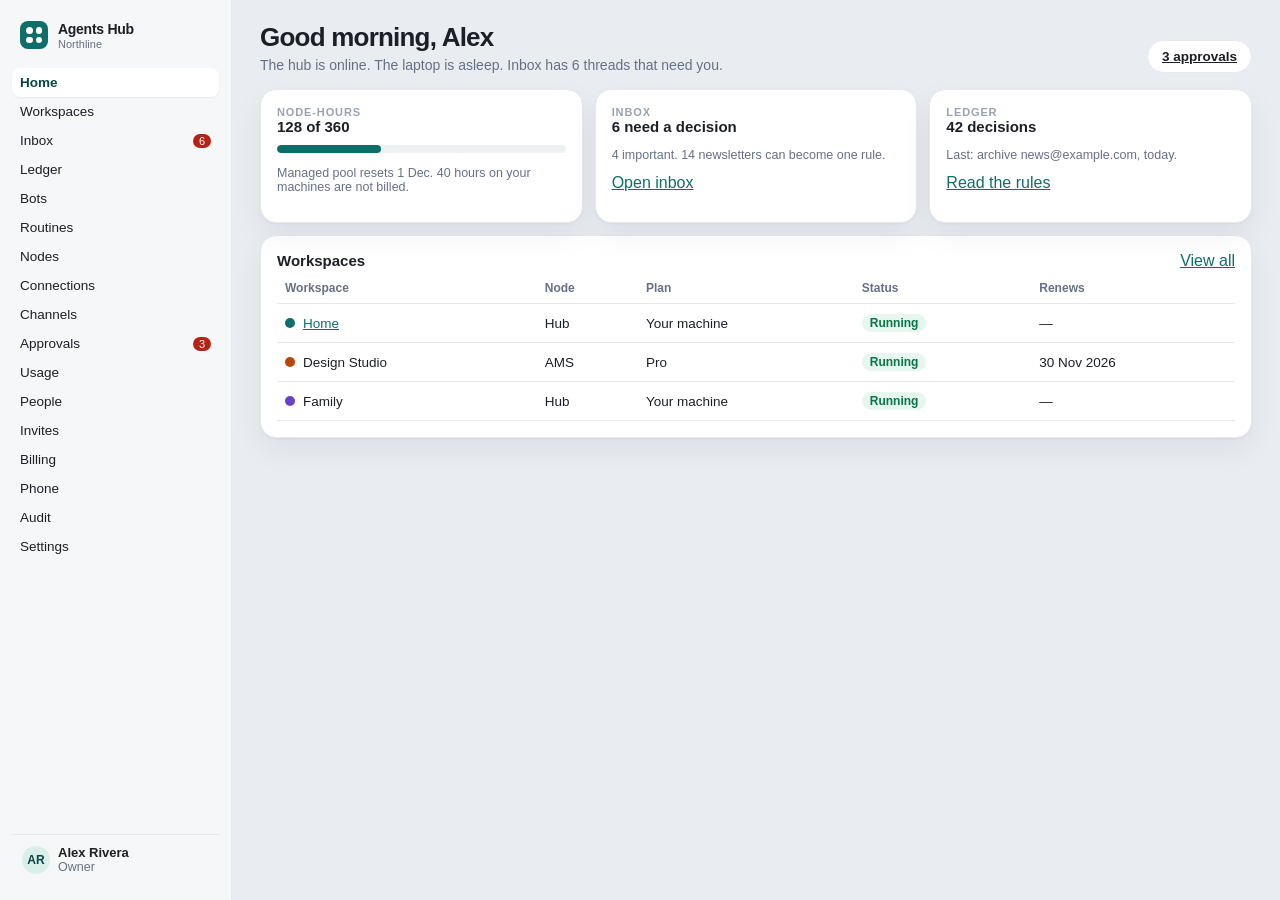
<file: docs/product/06-prototype/index.html>
<!doctype html>
<html lang="en">
<head>
  <meta charset="utf-8" />
  <title>Agents Hub</title>
  <link rel="stylesheet" href="styles.css" />
</head>
<body>
  <div id="app"></div>
  <script src="app.js"></script>
</body>
</html>
</file>
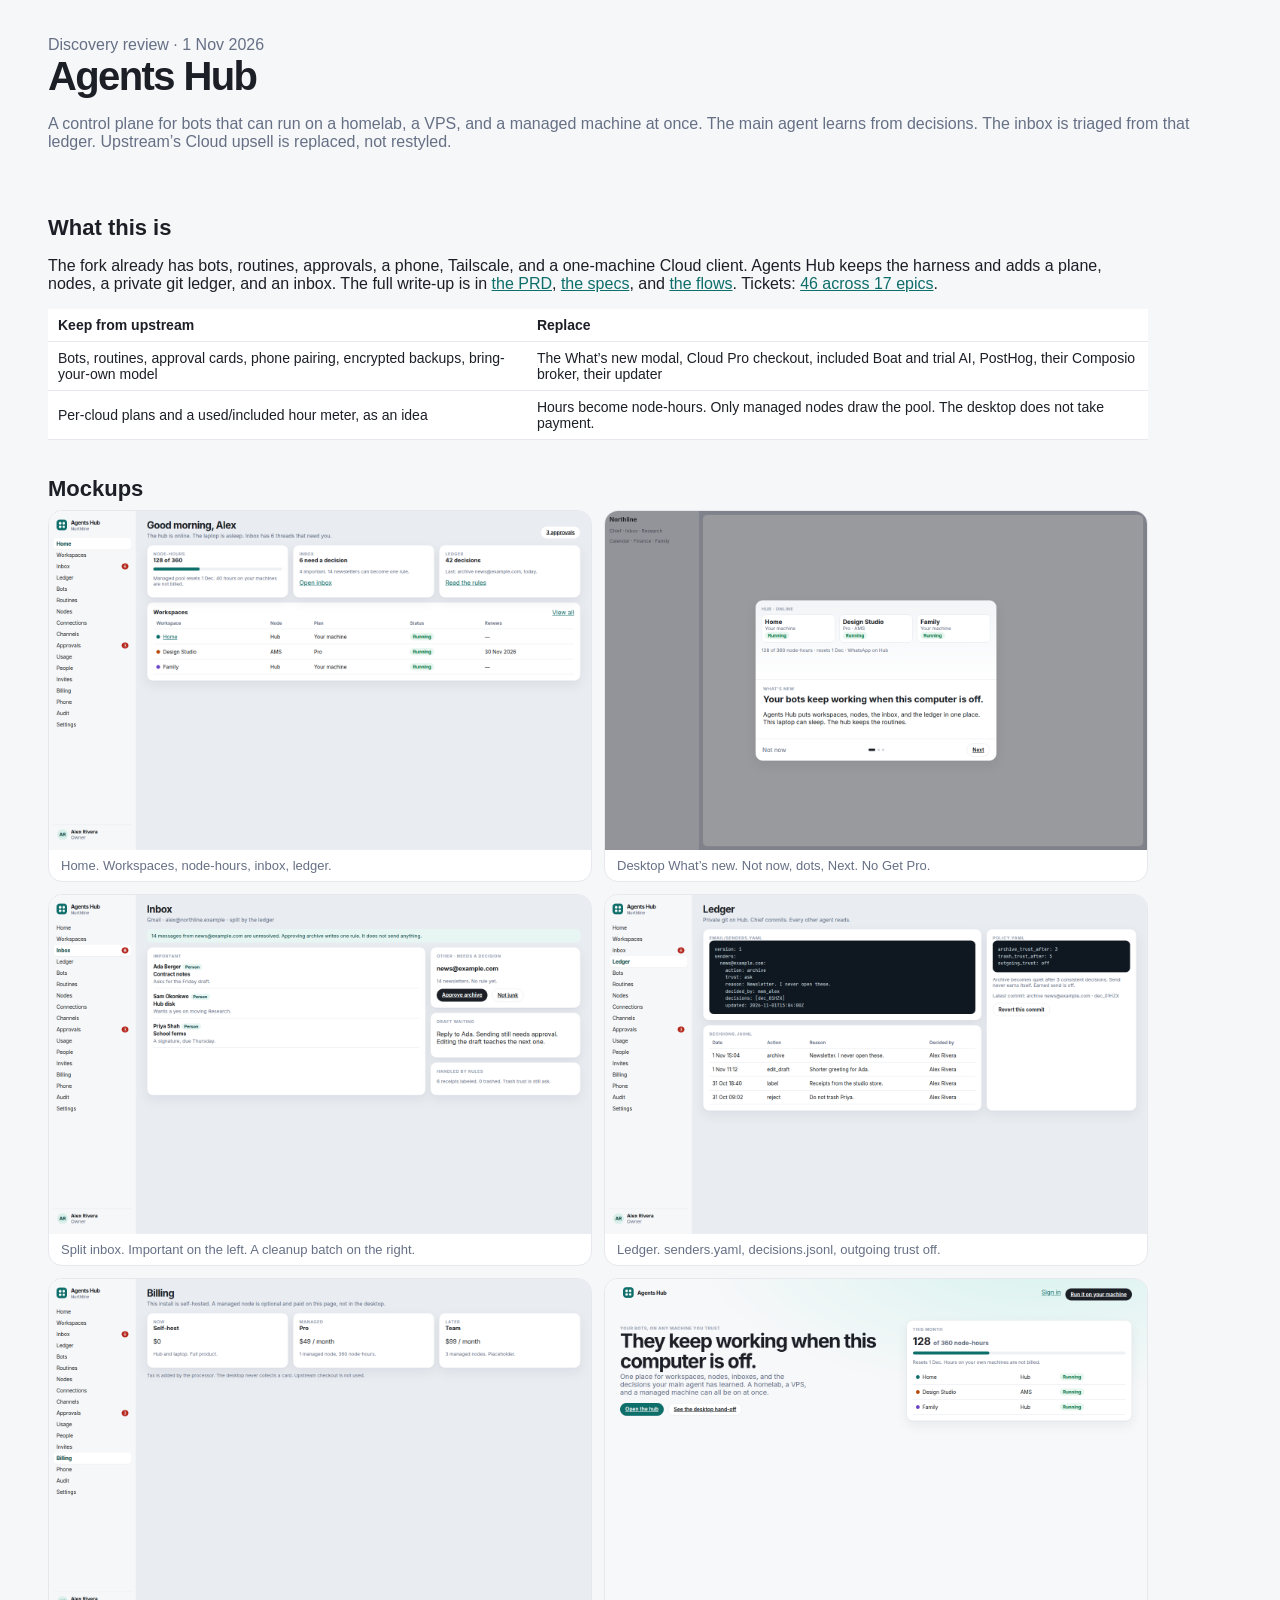
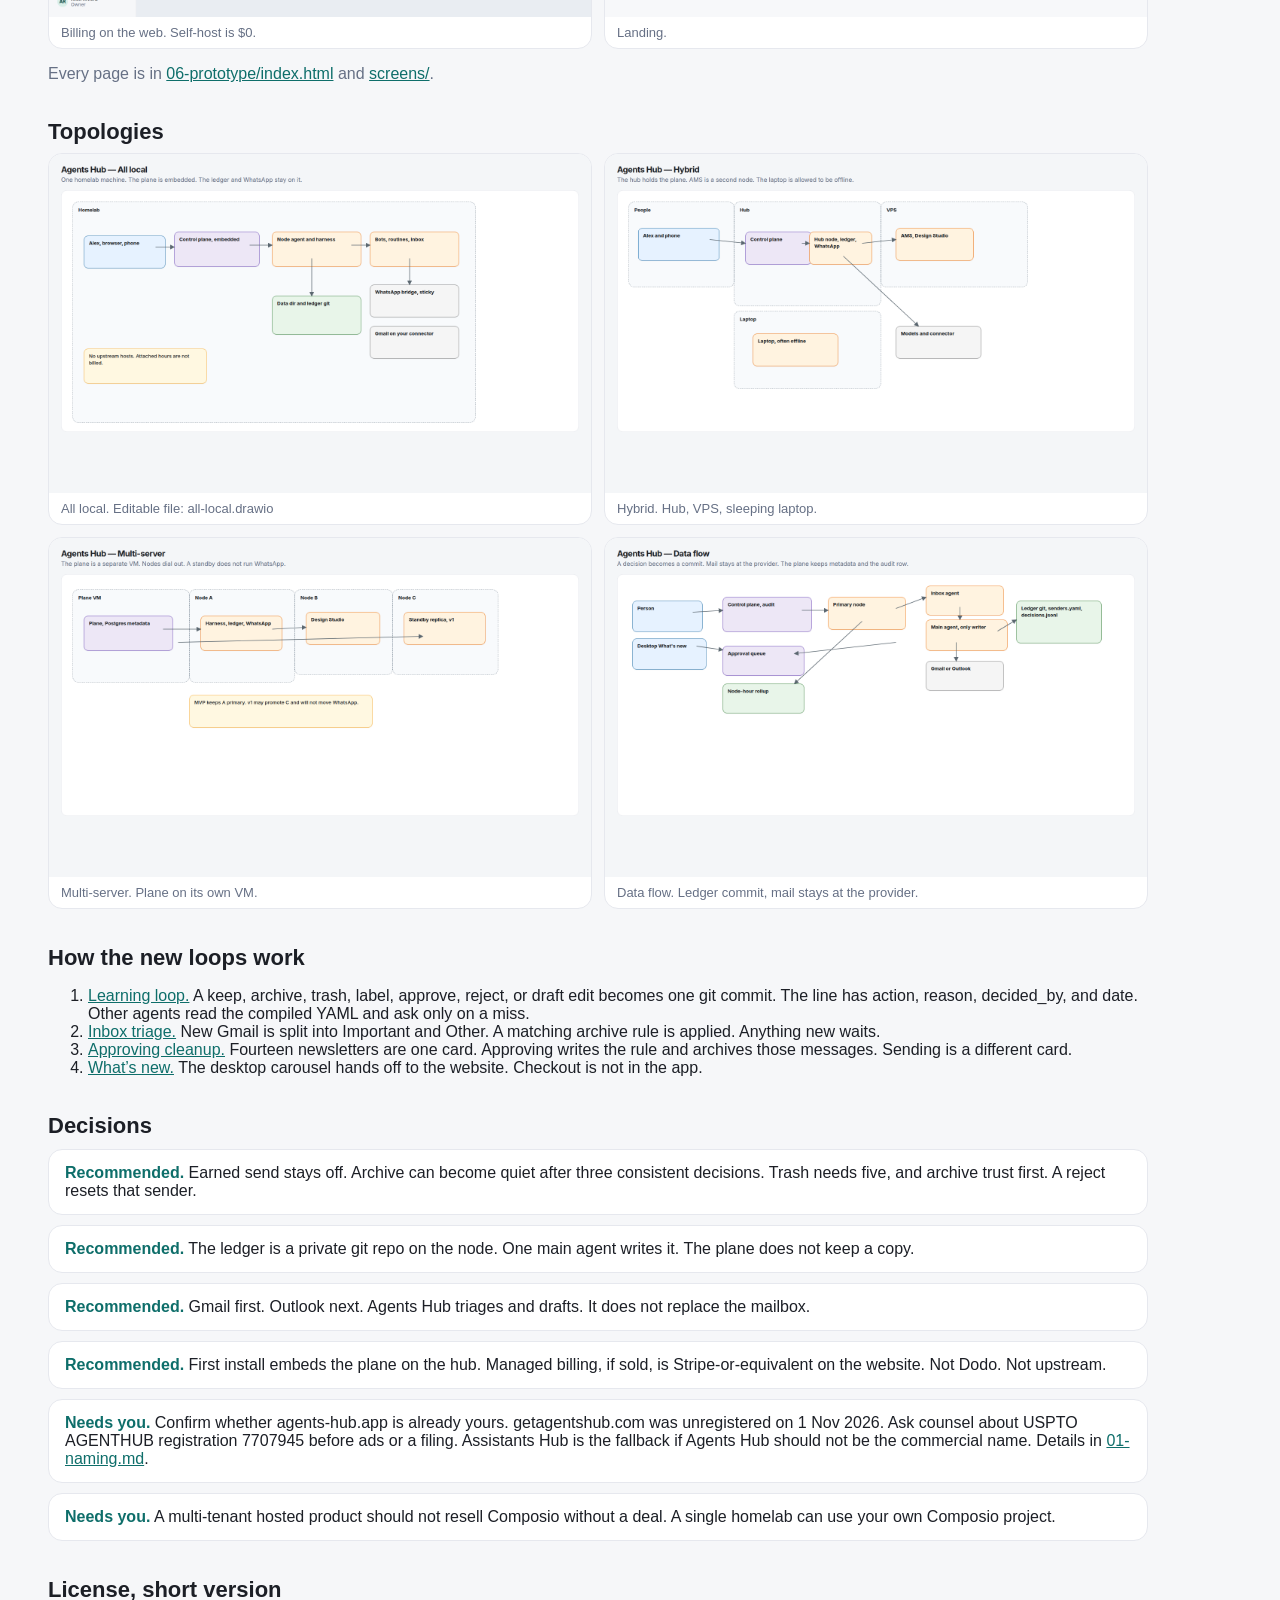
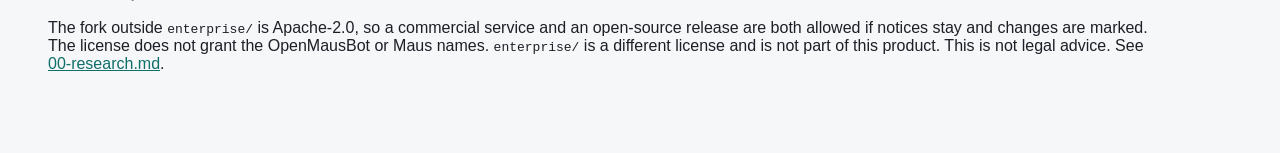
<file: docs/product/discussion.html>
<!doctype html>
<html lang="en">
<head>
  <meta charset="utf-8" />
  <title>Agents Hub — review</title>
  <style>
    :root { --ink:#1c1f26; --muted:#667085; --line:#e6e8ee; --teal:#0e6e6a; --bg:#f6f7f9; }
    body { margin:0; font-family: Inter, "Segoe UI", sans-serif; color:var(--ink); background:var(--bg); }
    header { padding:36px 48px 12px; }
    h1 { font-size:40px; letter-spacing:-.04em; margin:0; }
    h2 { margin:36px 0 8px; font-size:22px; }
    main { padding:0 48px 64px; max-width:1100px; }
    .muted { color:var(--muted); }
    .grid { display:grid; grid-template-columns:1fr 1fr; gap:12px; }
    figure { margin:0; background:#fff; border:1px solid var(--line); border-radius:14px; overflow:hidden; }
    img { width:100%; display:block; }
    figcaption { padding:8px 12px; font-size:13px; color:var(--muted); }
    .q { background:#fff; border:1px solid var(--line); border-radius:14px; padding:14px 16px; margin:10px 0; }
    .q b { color:var(--teal); }
    a { color:var(--teal); }
    table { width:100%; border-collapse:collapse; background:#fff; }
    th, td { text-align:left; padding:8px 10px; border-bottom:1px solid var(--line); font-size:14px; }
  </style>
</head>
<body>
  <header>
    <div class="muted">Discovery review · 1 Nov 2026</div>
    <h1>Agents Hub</h1>
    <p class="muted">A control plane for bots that can run on a homelab, a VPS, and a managed machine at once. The main agent learns from decisions. The inbox is triaged from that ledger. Upstream’s Cloud upsell is replaced, not restyled.</p>
  </header>
  <main>
    <h2>What this is</h2>
    <p>The fork already has bots, routines, approvals, a phone, Tailscale, and a one-machine Cloud client. Agents Hub keeps the harness and adds a plane, nodes, a private git ledger, and an inbox. The full write-up is in <a href="02-prd.md">the PRD</a>, <a href="03-specs/README.md">the specs</a>, and <a href="04-flows/README.md">the flows</a>. Tickets: <a href="07-tickets/tickets.md">46 across 17 epics</a>.</p>
    <table>
      <tr><th>Keep from upstream</th><th>Replace</th></tr>
      <tr><td>Bots, routines, approval cards, phone pairing, encrypted backups, bring-your-own model</td><td>The What’s new modal, Cloud Pro checkout, included Boat and trial AI, PostHog, their Composio broker, their updater</td></tr>
      <tr><td>Per-cloud plans and a used/included hour meter, as an idea</td><td>Hours become node-hours. Only managed nodes draw the pool. The desktop does not take payment.</td></tr>
    </table>

    <h2>Mockups</h2>
    <div class="grid">
      <figure><img src="06-prototype/screens/home.png" alt="Home" /><figcaption>Home. Workspaces, node-hours, inbox, ledger.</figcaption></figure>
      <figure><img src="06-prototype/screens/whatsnew.png" alt="What's new" /><figcaption>Desktop What’s new. Not now, dots, Next. No Get Pro.</figcaption></figure>
      <figure><img src="06-prototype/screens/inbox.png" alt="Inbox" /><figcaption>Split inbox. Important on the left. A cleanup batch on the right.</figcaption></figure>
      <figure><img src="06-prototype/screens/ledger.png" alt="Ledger" /><figcaption>Ledger. senders.yaml, decisions.jsonl, outgoing trust off.</figcaption></figure>
      <figure><img src="06-prototype/screens/billing.png" alt="Billing" /><figcaption>Billing on the web. Self-host is $0.</figcaption></figure>
      <figure><img src="06-prototype/screens/landing.png" alt="Landing" /><figcaption>Landing.</figcaption></figure>
    </div>
    <p class="muted">Every page is in <a href="06-prototype/index.html">06-prototype/index.html</a> and <a href="06-prototype/screens/">screens/</a>.</p>

    <h2>Topologies</h2>
    <div class="grid">
      <figure><img src="05-architecture/all-local.png" alt="All local" /><figcaption>All local. Editable file: all-local.drawio</figcaption></figure>
      <figure><img src="05-architecture/hybrid.png" alt="Hybrid" /><figcaption>Hybrid. Hub, VPS, sleeping laptop.</figcaption></figure>
      <figure><img src="05-architecture/multi-server.png" alt="Multi-server" /><figcaption>Multi-server. Plane on its own VM.</figcaption></figure>
      <figure><img src="05-architecture/data-flow.png" alt="Data flow" /><figcaption>Data flow. Ledger commit, mail stays at the provider.</figcaption></figure>
    </div>

    <h2>How the new loops work</h2>
    <ol>
      <li><a href="04-flows/learning-loop.md">Learning loop.</a> A keep, archive, trash, label, approve, reject, or draft edit becomes one git commit. The line has action, reason, decided_by, and date. Other agents read the compiled YAML and ask only on a miss.</li>
      <li><a href="04-flows/inbox-triage.md">Inbox triage.</a> New Gmail is split into Important and Other. A matching archive rule is applied. Anything new waits.</li>
      <li><a href="04-flows/approving-cleanup.md">Approving cleanup.</a> Fourteen newsletters are one card. Approving writes the rule and archives those messages. Sending is a different card.</li>
      <li><a href="04-flows/whats-new.md">What’s new.</a> The desktop carousel hands off to the website. Checkout is not in the app.</li>
    </ol>

    <h2>Decisions</h2>
    <div class="q"><b>Recommended.</b> Earned send stays off. Archive can become quiet after three consistent decisions. Trash needs five, and archive trust first. A reject resets that sender.</div>
    <div class="q"><b>Recommended.</b> The ledger is a private git repo on the node. One main agent writes it. The plane does not keep a copy.</div>
    <div class="q"><b>Recommended.</b> Gmail first. Outlook next. Agents Hub triages and drafts. It does not replace the mailbox.</div>
    <div class="q"><b>Recommended.</b> First install embeds the plane on the hub. Managed billing, if sold, is Stripe-or-equivalent on the website. Not Dodo. Not upstream.</div>
    <div class="q"><b>Needs you.</b> Confirm whether agents-hub.app is already yours. getagentshub.com was unregistered on 1 Nov 2026. Ask counsel about USPTO AGENTHUB registration 7707945 before ads or a filing. Assistants Hub is the fallback if Agents Hub should not be the commercial name. Details in <a href="01-naming.md">01-naming.md</a>.</div>
    <div class="q"><b>Needs you.</b> A multi-tenant hosted product should not resell Composio without a deal. A single homelab can use your own Composio project.</div>

    <h2>License, short version</h2>
    <p>The fork outside <code>enterprise/</code> is Apache-2.0, so a commercial service and an open-source release are both allowed if notices stay and changes are marked. The license does not grant the OpenMausBot or Maus names. <code>enterprise/</code> is a different license and is not part of this product. This is not legal advice. See <a href="00-research.md">00-research.md</a>.</p>
  </main>
</body>
</html>
</file>
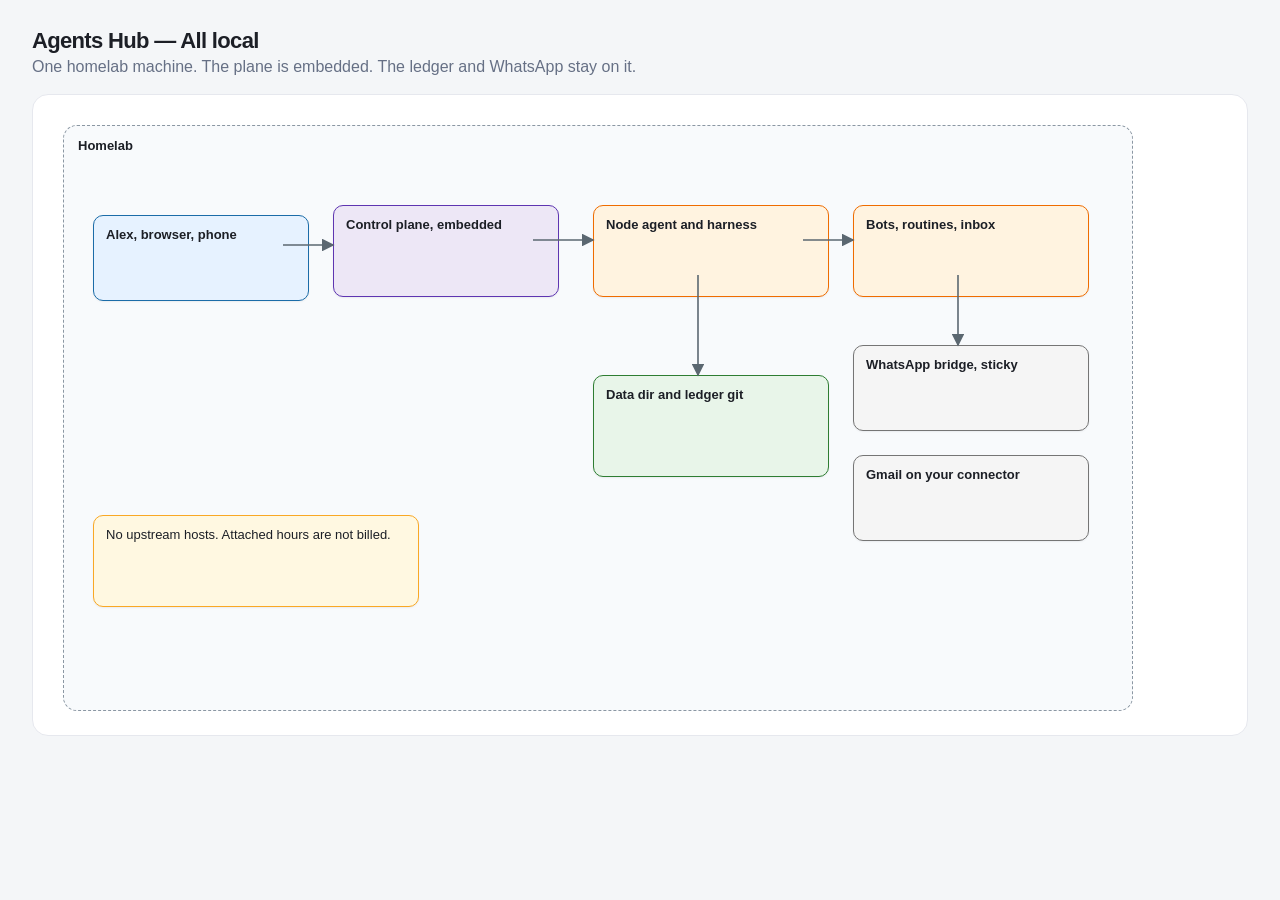
<file: docs/product/05-architecture/all-local.html>
<!doctype html><html><head><meta charset="utf-8"><style>
body { margin:0; font-family: Inter, sans-serif; background:#f4f6f8; color:#1c1f26; }
.wrap { padding:28px 32px; }
h1 { margin:0 0 4px; font-size:22px; letter-spacing:-.03em; }
p.lead { margin:0 0 18px; color:#667085; }
.board { position:relative; height:640px; background:#fff; border:1px solid #e6e8ee; border-radius:16px; }
.g { position:absolute; border:1.5px dashed #8b97a3; background:#f8fafc; border-radius:14px; padding:12px 14px; }
.g b { display:block; font-size:13px; margin-bottom:8px; }
.box { position:absolute; border-radius:10px; padding:10px 12px; font-size:13px; font-weight:650; line-height:1.35; box-shadow:0 1px 2px rgba(16,24,40,.06); }
.user { background:#e6f2ff; border:1px solid #1b6ca8; }
.plane { background:#ede7f6; border:1px solid #5e35b1; }
.node { background:#fff3e0; border:1px solid #ef6c00; }
.data { background:#e8f5e9; border:1px solid #2e7d32; }
.ext { background:#f5f5f5; border:1px solid #757575; }
.note { background:#fff8e1; border:1px solid #f9a825; font-weight:500; }
svg.arrows { position:absolute; inset:0; width:100%; height:100%; pointer-events:none; }
</style></head><body>
    <div class="wrap"><h1>Agents Hub — All local</h1><p class="lead">One homelab machine. The plane is embedded. The ledger and WhatsApp stay on it.</p>
    <div class="board"><div class="g" style="left:30px;top:30px;width:1040px;height:560px"><b>Homelab</b></div><div class="box user" style="left:60px;top:120px;width:190px;height:64px">Alex, browser, phone</div><div class="box plane" style="left:300px;top:110px;width:200px;height:70px">Control plane, embedded</div><div class="box node" style="left:560px;top:110px;width:210px;height:70px">Node agent and harness</div><div class="box node" style="left:820px;top:110px;width:210px;height:70px">Bots, routines, inbox</div><div class="box data" style="left:560px;top:280px;width:210px;height:80px">Data dir and ledger git</div><div class="box ext" style="left:820px;top:250px;width:210px;height:64px">WhatsApp bridge, sticky</div><div class="box ext" style="left:820px;top:360px;width:210px;height:64px">Gmail on your connector</div><div class="box note" style="left:60px;top:420px;width:300px;height:70px">No upstream hosts. Attached hours are not billed.</div>
      <svg class="arrows"><defs><marker id="arr" markerWidth="8" markerHeight="8" refX="7" refY="4" orient="auto"><path d="M0,0 L8,4 L0,8 Z" fill="#5B6770"/></marker></defs><line x1="250" y1="150" x2="300" y2="150" stroke="#5B6770" stroke-width="1.6" marker-end="url(#arr)"/><line x1="500" y1="145" x2="560" y2="145" stroke="#5B6770" stroke-width="1.6" marker-end="url(#arr)"/><line x1="770" y1="145" x2="820" y2="145" stroke="#5B6770" stroke-width="1.6" marker-end="url(#arr)"/><line x1="665" y1="180" x2="665" y2="280" stroke="#5B6770" stroke-width="1.6" marker-end="url(#arr)"/><line x1="925" y1="180" x2="925" y2="250" stroke="#5B6770" stroke-width="1.6" marker-end="url(#arr)"/></svg>
    </div></div></body></html>
</file>
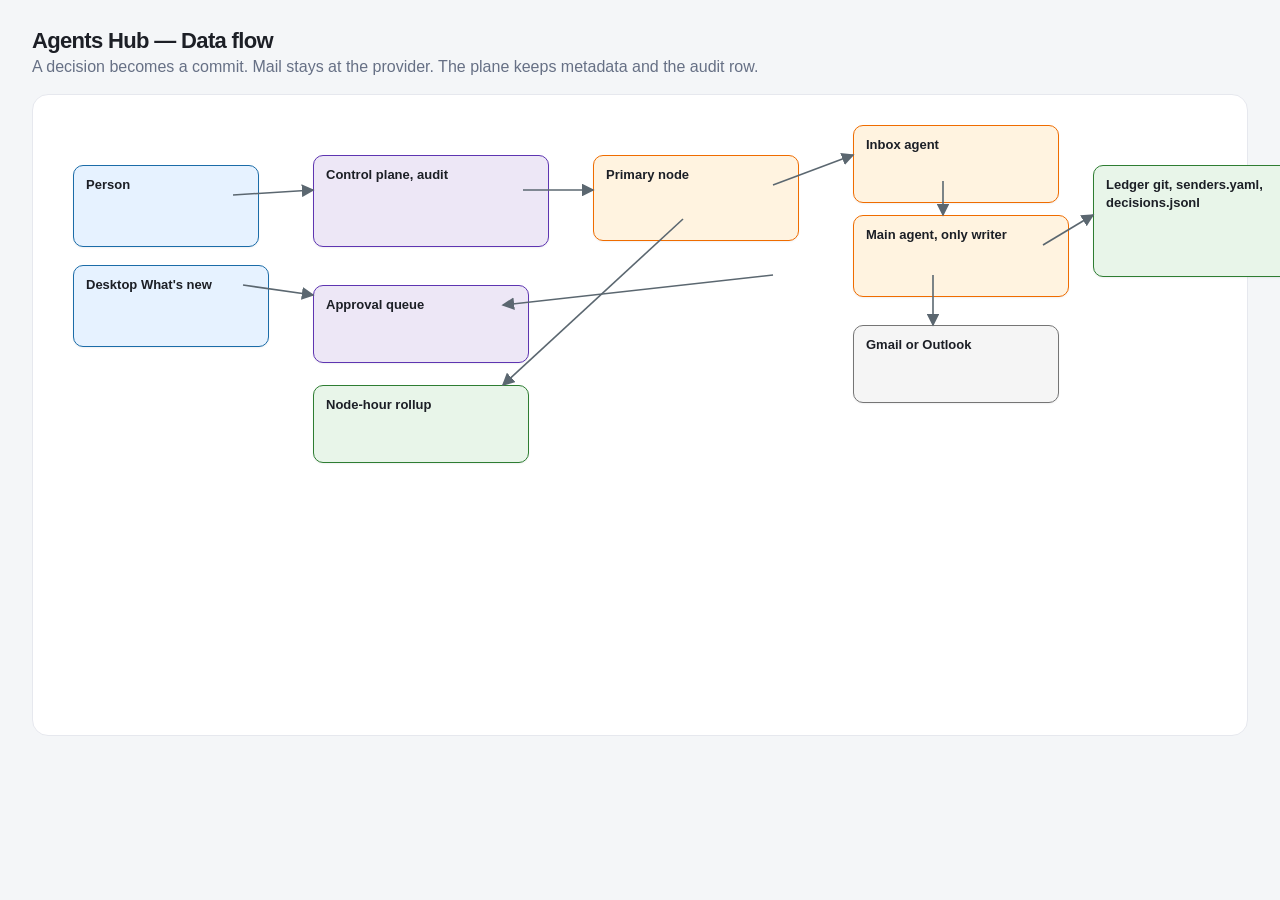
<file: docs/product/05-architecture/data-flow.html>
<!doctype html><html><head><meta charset="utf-8"><style>
body { margin:0; font-family: Inter, sans-serif; background:#f4f6f8; color:#1c1f26; }
.wrap { padding:28px 32px; }
h1 { margin:0 0 4px; font-size:22px; letter-spacing:-.03em; }
p.lead { margin:0 0 18px; color:#667085; }
.board { position:relative; height:640px; background:#fff; border:1px solid #e6e8ee; border-radius:16px; }
.g { position:absolute; border:1.5px dashed #8b97a3; background:#f8fafc; border-radius:14px; padding:12px 14px; }
.g b { display:block; font-size:13px; margin-bottom:8px; }
.box { position:absolute; border-radius:10px; padding:10px 12px; font-size:13px; font-weight:650; line-height:1.35; box-shadow:0 1px 2px rgba(16,24,40,.06); }
.user { background:#e6f2ff; border:1px solid #1b6ca8; }
.plane { background:#ede7f6; border:1px solid #5e35b1; }
.node { background:#fff3e0; border:1px solid #ef6c00; }
.data { background:#e8f5e9; border:1px solid #2e7d32; }
.ext { background:#f5f5f5; border:1px solid #757575; }
.note { background:#fff8e1; border:1px solid #f9a825; font-weight:500; }
svg.arrows { position:absolute; inset:0; width:100%; height:100%; pointer-events:none; }
</style></head><body>
    <div class="wrap"><h1>Agents Hub — Data flow</h1><p class="lead">A decision becomes a commit. Mail stays at the provider. The plane keeps metadata and the audit row.</p>
    <div class="board"><div class="box user" style="left:40px;top:70px;width:160px;height:60px">Person</div><div class="box user" style="left:40px;top:170px;width:170px;height:60px">Desktop What's new</div><div class="box plane" style="left:280px;top:60px;width:210px;height:70px">Control plane, audit</div><div class="box node" style="left:560px;top:60px;width:180px;height:64px">Primary node</div><div class="box node" style="left:820px;top:30px;width:180px;height:56px">Inbox agent</div><div class="box node" style="left:820px;top:120px;width:190px;height:60px">Main agent, only writer</div><div class="box data" style="left:1060px;top:70px;width:200px;height:90px">Ledger git, senders.yaml, decisions.jsonl</div><div class="box ext" style="left:820px;top:230px;width:180px;height:56px">Gmail or Outlook</div><div class="box plane" style="left:280px;top:190px;width:190px;height:56px">Approval queue</div><div class="box data" style="left:280px;top:290px;width:190px;height:56px">Node-hour rollup</div>
      <svg class="arrows"><defs><marker id="arr" markerWidth="8" markerHeight="8" refX="7" refY="4" orient="auto"><path d="M0,0 L8,4 L0,8 Z" fill="#5B6770"/></marker></defs><line x1="200" y1="100" x2="280" y2="95" stroke="#5B6770" stroke-width="1.6" marker-end="url(#arr)"/><line x1="210" y1="190" x2="280" y2="200" stroke="#5B6770" stroke-width="1.6" marker-end="url(#arr)"/><line x1="490" y1="95" x2="560" y2="95" stroke="#5B6770" stroke-width="1.6" marker-end="url(#arr)"/><line x1="740" y1="90" x2="820" y2="60" stroke="#5B6770" stroke-width="1.6" marker-end="url(#arr)"/><line x1="910" y1="86" x2="910" y2="120" stroke="#5B6770" stroke-width="1.6" marker-end="url(#arr)"/><line x1="1010" y1="150" x2="1060" y2="120" stroke="#5B6770" stroke-width="1.6" marker-end="url(#arr)"/><line x1="900" y1="180" x2="900" y2="230" stroke="#5B6770" stroke-width="1.6" marker-end="url(#arr)"/><line x1="740" y1="180" x2="470" y2="210" stroke="#5B6770" stroke-width="1.6" marker-end="url(#arr)"/><line x1="650" y1="124" x2="470" y2="290" stroke="#5B6770" stroke-width="1.6" marker-end="url(#arr)"/></svg>
    </div></div></body></html>
</file>
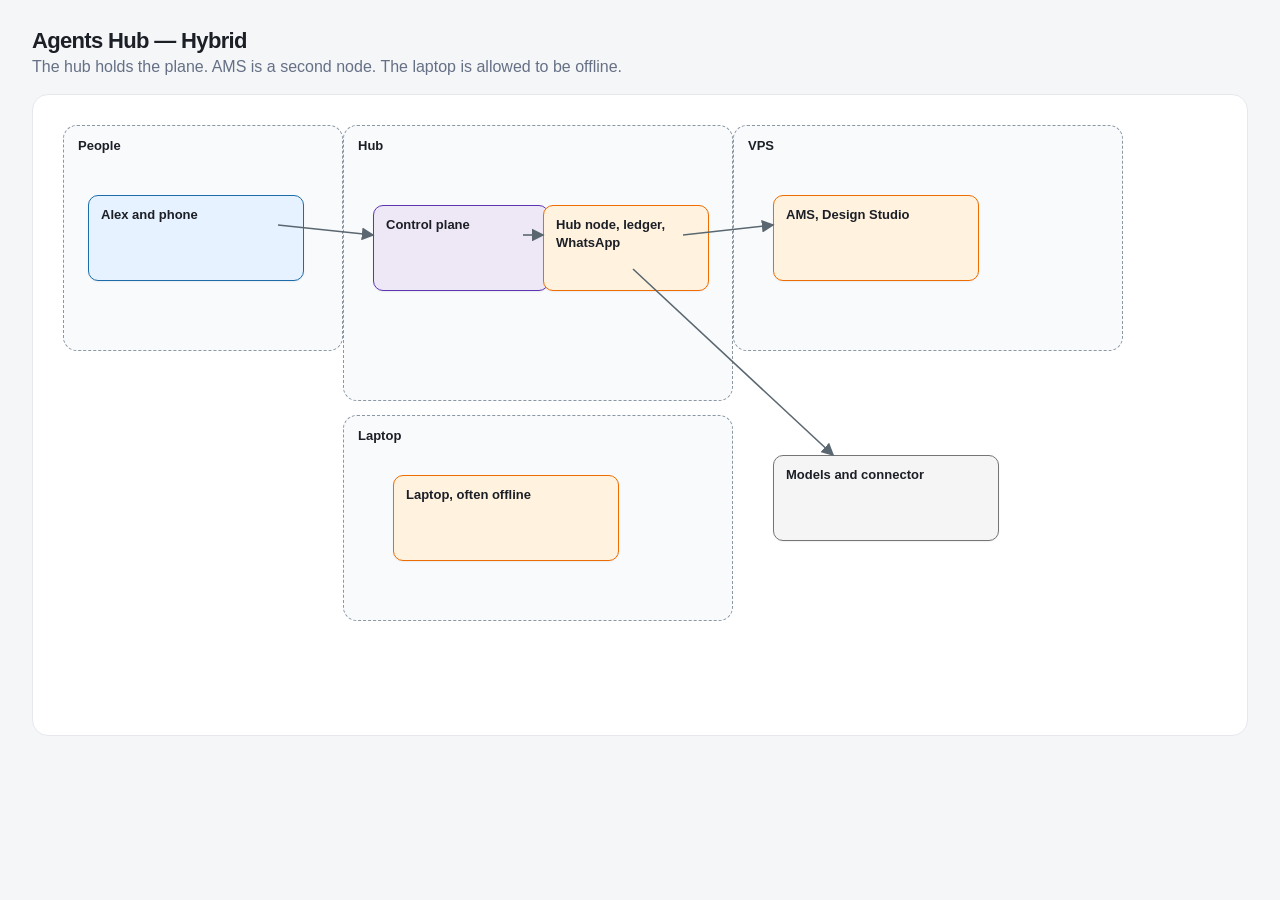
<file: docs/product/05-architecture/hybrid.html>
<!doctype html><html><head><meta charset="utf-8"><style>
body { margin:0; font-family: Inter, sans-serif; background:#f4f6f8; color:#1c1f26; }
.wrap { padding:28px 32px; }
h1 { margin:0 0 4px; font-size:22px; letter-spacing:-.03em; }
p.lead { margin:0 0 18px; color:#667085; }
.board { position:relative; height:640px; background:#fff; border:1px solid #e6e8ee; border-radius:16px; }
.g { position:absolute; border:1.5px dashed #8b97a3; background:#f8fafc; border-radius:14px; padding:12px 14px; }
.g b { display:block; font-size:13px; margin-bottom:8px; }
.box { position:absolute; border-radius:10px; padding:10px 12px; font-size:13px; font-weight:650; line-height:1.35; box-shadow:0 1px 2px rgba(16,24,40,.06); }
.user { background:#e6f2ff; border:1px solid #1b6ca8; }
.plane { background:#ede7f6; border:1px solid #5e35b1; }
.node { background:#fff3e0; border:1px solid #ef6c00; }
.data { background:#e8f5e9; border:1px solid #2e7d32; }
.ext { background:#f5f5f5; border:1px solid #757575; }
.note { background:#fff8e1; border:1px solid #f9a825; font-weight:500; }
svg.arrows { position:absolute; inset:0; width:100%; height:100%; pointer-events:none; }
</style></head><body>
    <div class="wrap"><h1>Agents Hub — Hybrid</h1><p class="lead">The hub holds the plane. AMS is a second node. The laptop is allowed to be offline.</p>
    <div class="board"><div class="g" style="left:30px;top:30px;width:250px;height:200px"><b>People</b></div><div class="g" style="left:310px;top:30px;width:360px;height:250px"><b>Hub</b></div><div class="g" style="left:700px;top:30px;width:360px;height:200px"><b>VPS</b></div><div class="g" style="left:310px;top:320px;width:360px;height:180px"><b>Laptop</b></div><div class="box user" style="left:55px;top:100px;width:190px;height:64px">Alex and phone</div><div class="box plane" style="left:340px;top:110px;width:150px;height:64px">Control plane</div><div class="box node" style="left:510px;top:110px;width:140px;height:64px">Hub node, ledger, WhatsApp</div><div class="box node" style="left:740px;top:100px;width:180px;height:64px">AMS, Design Studio</div><div class="box node" style="left:360px;top:380px;width:200px;height:64px">Laptop, often offline</div><div class="box ext" style="left:740px;top:360px;width:200px;height:64px">Models and connector</div>
      <svg class="arrows"><defs><marker id="arr" markerWidth="8" markerHeight="8" refX="7" refY="4" orient="auto"><path d="M0,0 L8,4 L0,8 Z" fill="#5B6770"/></marker></defs><line x1="245" y1="130" x2="340" y2="140" stroke="#5B6770" stroke-width="1.6" marker-end="url(#arr)"/><line x1="490" y1="140" x2="510" y2="140" stroke="#5B6770" stroke-width="1.6" marker-end="url(#arr)"/><line x1="650" y1="140" x2="740" y2="130" stroke="#5B6770" stroke-width="1.6" marker-end="url(#arr)"/><line x1="600" y1="174" x2="800" y2="360" stroke="#5B6770" stroke-width="1.6" marker-end="url(#arr)"/></svg>
    </div></div></body></html>
</file>
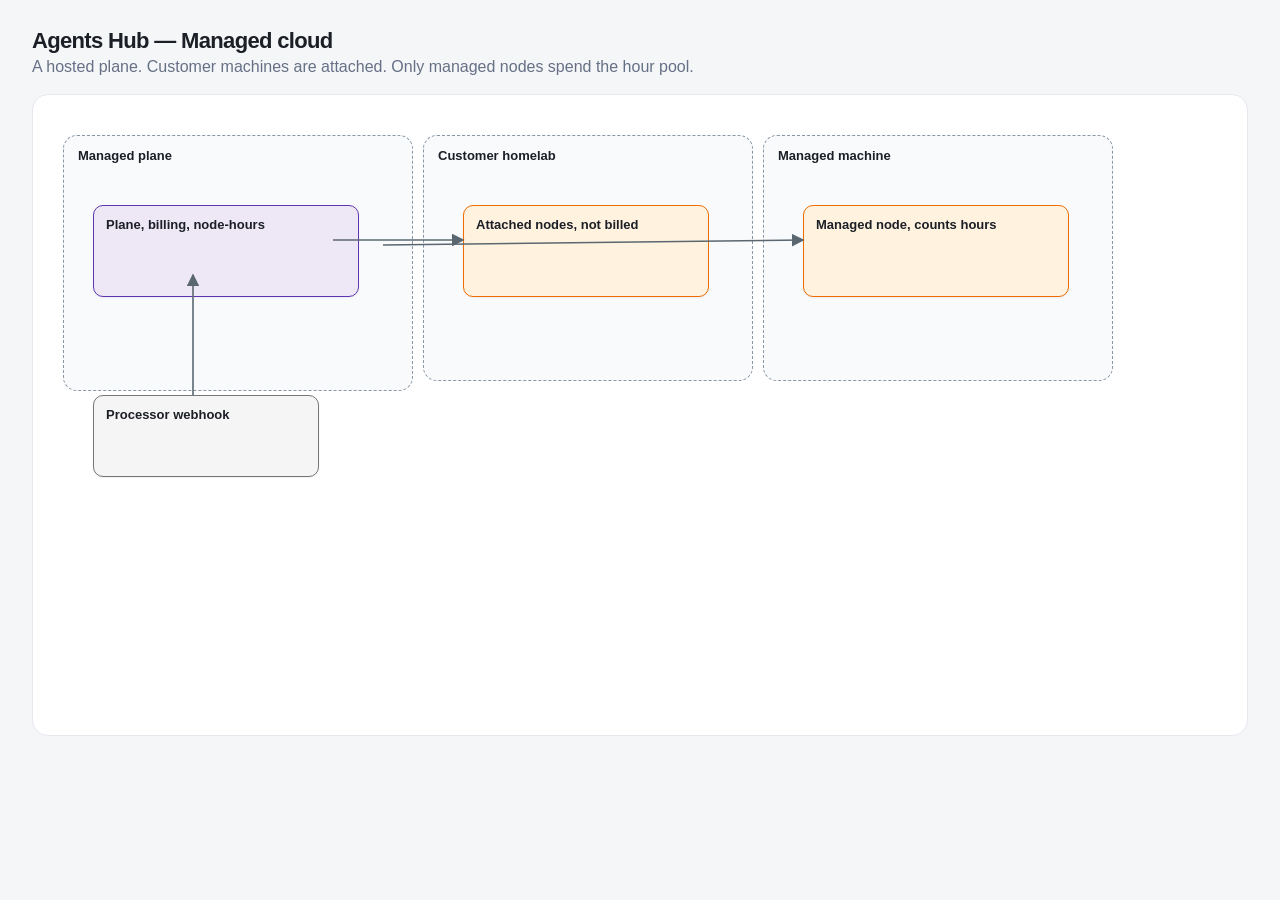
<file: docs/product/05-architecture/managed.html>
<!doctype html><html><head><meta charset="utf-8"><style>
body { margin:0; font-family: Inter, sans-serif; background:#f4f6f8; color:#1c1f26; }
.wrap { padding:28px 32px; }
h1 { margin:0 0 4px; font-size:22px; letter-spacing:-.03em; }
p.lead { margin:0 0 18px; color:#667085; }
.board { position:relative; height:640px; background:#fff; border:1px solid #e6e8ee; border-radius:16px; }
.g { position:absolute; border:1.5px dashed #8b97a3; background:#f8fafc; border-radius:14px; padding:12px 14px; }
.g b { display:block; font-size:13px; margin-bottom:8px; }
.box { position:absolute; border-radius:10px; padding:10px 12px; font-size:13px; font-weight:650; line-height:1.35; box-shadow:0 1px 2px rgba(16,24,40,.06); }
.user { background:#e6f2ff; border:1px solid #1b6ca8; }
.plane { background:#ede7f6; border:1px solid #5e35b1; }
.node { background:#fff3e0; border:1px solid #ef6c00; }
.data { background:#e8f5e9; border:1px solid #2e7d32; }
.ext { background:#f5f5f5; border:1px solid #757575; }
.note { background:#fff8e1; border:1px solid #f9a825; font-weight:500; }
svg.arrows { position:absolute; inset:0; width:100%; height:100%; pointer-events:none; }
</style></head><body>
    <div class="wrap"><h1>Agents Hub — Managed cloud</h1><p class="lead">A hosted plane. Customer machines are attached. Only managed nodes spend the hour pool.</p>
    <div class="board"><div class="g" style="left:30px;top:40px;width:320px;height:230px"><b>Managed plane</b></div><div class="g" style="left:390px;top:40px;width:300px;height:220px"><b>Customer homelab</b></div><div class="g" style="left:730px;top:40px;width:320px;height:220px"><b>Managed machine</b></div><div class="box plane" style="left:60px;top:110px;width:240px;height:70px">Plane, billing, node-hours</div><div class="box ext" style="left:60px;top:300px;width:200px;height:60px">Processor webhook</div><div class="box node" style="left:430px;top:110px;width:220px;height:70px">Attached nodes, not billed</div><div class="box node" style="left:770px;top:110px;width:240px;height:70px">Managed node, counts hours</div>
      <svg class="arrows"><defs><marker id="arr" markerWidth="8" markerHeight="8" refX="7" refY="4" orient="auto"><path d="M0,0 L8,4 L0,8 Z" fill="#5B6770"/></marker></defs><line x1="300" y1="145" x2="430" y2="145" stroke="#5B6770" stroke-width="1.6" marker-end="url(#arr)"/><line x1="350" y1="150" x2="770" y2="145" stroke="#5B6770" stroke-width="1.6" marker-end="url(#arr)"/><line x1="160" y1="300" x2="160" y2="180" stroke="#5B6770" stroke-width="1.6" marker-end="url(#arr)"/></svg>
    </div></div></body></html>
</file>
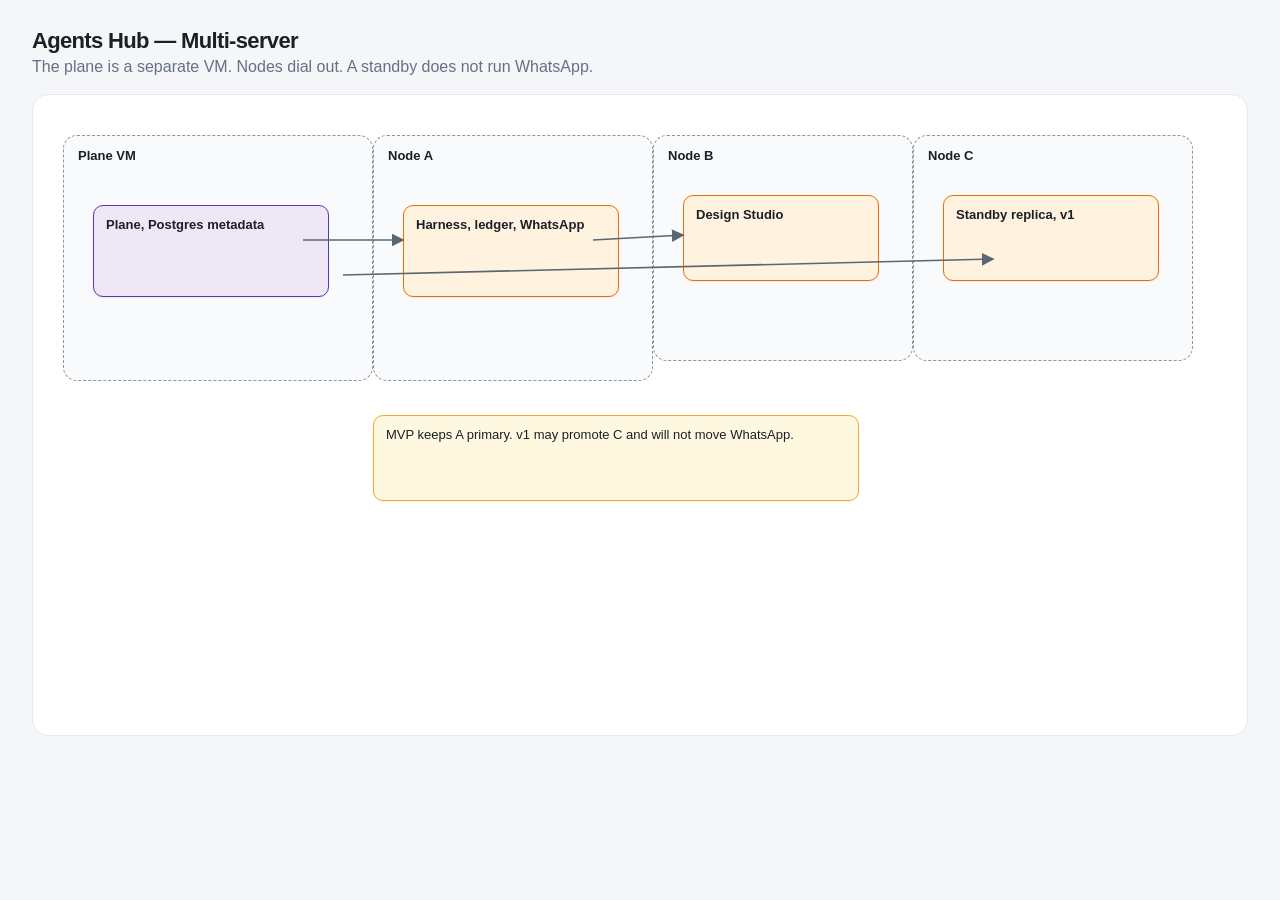
<file: docs/product/05-architecture/multi-server.html>
<!doctype html><html><head><meta charset="utf-8"><style>
body { margin:0; font-family: Inter, sans-serif; background:#f4f6f8; color:#1c1f26; }
.wrap { padding:28px 32px; }
h1 { margin:0 0 4px; font-size:22px; letter-spacing:-.03em; }
p.lead { margin:0 0 18px; color:#667085; }
.board { position:relative; height:640px; background:#fff; border:1px solid #e6e8ee; border-radius:16px; }
.g { position:absolute; border:1.5px dashed #8b97a3; background:#f8fafc; border-radius:14px; padding:12px 14px; }
.g b { display:block; font-size:13px; margin-bottom:8px; }
.box { position:absolute; border-radius:10px; padding:10px 12px; font-size:13px; font-weight:650; line-height:1.35; box-shadow:0 1px 2px rgba(16,24,40,.06); }
.user { background:#e6f2ff; border:1px solid #1b6ca8; }
.plane { background:#ede7f6; border:1px solid #5e35b1; }
.node { background:#fff3e0; border:1px solid #ef6c00; }
.data { background:#e8f5e9; border:1px solid #2e7d32; }
.ext { background:#f5f5f5; border:1px solid #757575; }
.note { background:#fff8e1; border:1px solid #f9a825; font-weight:500; }
svg.arrows { position:absolute; inset:0; width:100%; height:100%; pointer-events:none; }
</style></head><body>
    <div class="wrap"><h1>Agents Hub — Multi-server</h1><p class="lead">The plane is a separate VM. Nodes dial out. A standby does not run WhatsApp.</p>
    <div class="board"><div class="g" style="left:30px;top:40px;width:280px;height:220px"><b>Plane VM</b></div><div class="g" style="left:340px;top:40px;width:250px;height:220px"><b>Node A</b></div><div class="g" style="left:620px;top:40px;width:230px;height:200px"><b>Node B</b></div><div class="g" style="left:880px;top:40px;width:250px;height:200px"><b>Node C</b></div><div class="box plane" style="left:60px;top:110px;width:210px;height:70px">Plane, Postgres metadata</div><div class="box node" style="left:370px;top:110px;width:190px;height:70px">Harness, ledger, WhatsApp</div><div class="box node" style="left:650px;top:100px;width:170px;height:64px">Design Studio</div><div class="box node" style="left:910px;top:100px;width:190px;height:64px">Standby replica, v1</div><div class="box note" style="left:340px;top:320px;width:460px;height:64px">MVP keeps A primary. v1 may promote C and will not move WhatsApp.</div>
      <svg class="arrows"><defs><marker id="arr" markerWidth="8" markerHeight="8" refX="7" refY="4" orient="auto"><path d="M0,0 L8,4 L0,8 Z" fill="#5B6770"/></marker></defs><line x1="270" y1="145" x2="370" y2="145" stroke="#5B6770" stroke-width="1.6" marker-end="url(#arr)"/><line x1="560" y1="145" x2="650" y2="140" stroke="#5B6770" stroke-width="1.6" marker-end="url(#arr)"/><line x1="310" y1="180" x2="960" y2="164" stroke="#5B6770" stroke-width="1.6" marker-end="url(#arr)"/></svg>
    </div></div></body></html>
</file>
<file: docs/product/06-prototype/styles.css>
:root {
  --bg: #e9edf2;
  --panel: #f6f7f9;
  --card: #fff;
  --ink: #1c1f26;
  --muted: #667085;
  --faint: #98a2b3;
  --line: #e6e8ee;
  --teal: #0e6e6a;
  --teal-ink: #084743;
  --mint: #e7f6f3;
  --ok: #067647;
  --ok-bg: #e7f6ee;
  --warn: #b54708;
  --warn-bg: #fef4e6;
  --bad: #b42318;
  --bad-bg: #fdeceb;
  --shadow: 0 1px 2px rgba(16, 24, 40, .05), 0 12px 32px rgba(16, 24, 40, .06);
  --sans: Inter, "Segoe UI", sans-serif;
  --mono: "JetBrains Mono", ui-monospace, monospace;
}
* { box-sizing: border-box; }
html, body { margin: 0; height: 100%; background: var(--bg); color: var(--ink); font-family: var(--sans); }
button, input, select { font: inherit; }
a { color: var(--teal); }
button { cursor: pointer; }
.app { display: grid; grid-template-columns: 232px 1fr; height: 100vh; }
.side { background: var(--panel); border-right: 1px solid var(--line); padding: 16px 12px; display: flex; flex-direction: column; gap: 4px; }
.brand { display: flex; gap: 10px; align-items: center; padding: 4px 8px 14px; }
.mark { width: 28px; height: 28px; border-radius: 8px; background: var(--teal); display: grid; grid-template-columns: 1fr 1fr; gap: 3px; padding: 6px; }
.mark i { background: #fff; border-radius: 99px; display: block; }
.brand b { font-size: 14px; letter-spacing: -.02em; }
.brand span { display: block; color: var(--muted); font-size: 11px; font-weight: 500; }
.nav-label { margin: 12px 8px 4px; color: var(--faint); font-size: 11px; font-weight: 650; letter-spacing: .06em; text-transform: uppercase; }
.nav a { display: flex; align-items: center; gap: 8px; padding: 7px 8px; border-radius: 8px; color: var(--ink); text-decoration: none; font-size: 13.5px; }
.nav a.active { background: #fff; box-shadow: 0 1px 2px rgba(16,24,40,.06); color: var(--teal-ink); font-weight: 650; }
.nav a .dot { margin-left: auto; background: var(--bad); color: #fff; border-radius: 99px; font-size: 11px; min-width: 18px; text-align: center; padding: 1px 5px; }
.who { margin-top: auto; padding: 10px; border-top: 1px solid var(--line); display: flex; gap: 8px; align-items: center; font-size: 13px; }
.avatar { width: 28px; height: 28px; border-radius: 99px; background: #d9efe9; color: var(--teal-ink); display: grid; place-items: center; font-size: 12px; font-weight: 700; }
.main { overflow: auto; padding: 22px 28px 32px; }
.top { display: flex; justify-content: space-between; align-items: flex-end; gap: 16px; margin-bottom: 16px; }
h1 { font-size: 26px; letter-spacing: -.03em; margin: 0; font-weight: 650; }
.sub { color: var(--muted); margin: 4px 0 0; font-size: 14px; }
.row { display: flex; gap: 12px; flex-wrap: wrap; }
.btn { border: 0; background: var(--ink); color: #fff; border-radius: 999px; padding: 8px 14px; font-weight: 600; font-size: 13.5px; }
.btn.quiet { background: #fff; color: var(--ink); border: 1px solid var(--line); }
.btn.teal { background: var(--teal); }
.cards { display: grid; grid-template-columns: repeat(3, 1fr); gap: 12px; }
.card { background: var(--card); border: 1px solid var(--line); border-radius: 16px; box-shadow: var(--shadow); padding: 16px; }
.card h3 { margin: 0 0 4px; font-size: 15px; }
.kicker { color: var(--faint); font-size: 11px; font-weight: 700; letter-spacing: .08em; text-transform: uppercase; }
.pill { display: inline-flex; align-items: center; gap: 6px; border-radius: 99px; padding: 2px 8px; font-size: 12px; font-weight: 650; background: var(--ok-bg); color: var(--ok); }
.pill.warn { background: var(--warn-bg); color: var(--warn); }
.pill.bad { background: var(--bad-bg); color: var(--bad); }
.pill.neutral { background: #f2f4f7; color: #475467; }
.meter { height: 8px; background: #eef1f4; border-radius: 99px; overflow: hidden; margin-top: 10px; }
.meter span { display: block; height: 100%; background: var(--teal); width: 36%; border-radius: 99px; }
table { width: 100%; border-collapse: collapse; font-size: 13.5px; }
th { text-align: left; color: var(--muted); font-weight: 600; font-size: 12px; padding: 8px; border-bottom: 1px solid var(--line); }
td { padding: 10px 8px; border-bottom: 1px solid var(--line); vertical-align: middle; }
.cloud-dot { width: 10px; height: 10px; border-radius: 99px; display: inline-block; margin-right: 8px; }
.split { display: grid; grid-template-columns: 1.3fr .7fr; gap: 12px; }
.mail { display: flex; gap: 10px; padding: 10px 0; border-bottom: 1px solid var(--line); }
.mail b { font-size: 13.5px; }
.mail p { margin: 2px 0 0; color: var(--muted); font-size: 13px; }
.tag { background: var(--mint); color: var(--teal-ink); border-radius: 99px; padding: 1px 7px; font-size: 11px; font-weight: 700; }
pre, .yaml { font-family: var(--mono); font-size: 12px; line-height: 1.55; background: #0f1720; color: #d6e2ea; border-radius: 12px; padding: 14px; overflow: auto; margin: 0; }
.landing { min-height: 100vh; background: radial-gradient(900px 400px at 80% -10%, #d7f3ee, transparent), #f7f8fa; }
.navtop { display: flex; justify-content: space-between; align-items: center; padding: 18px 40px; }
.hero { padding: 28px 40px 48px; display: grid; grid-template-columns: 1.1fr .9fr; gap: 28px; align-items: center; }
.hero h1 { font-size: 52px; line-height: 1.02; letter-spacing: -.045em; }
.auth { min-height: 100vh; display: grid; place-items: center; }
.auth .card { width: 420px; }
label { display: block; font-size: 12px; color: var(--muted); margin: 10px 0 4px; }
input, select { width: 100%; border: 1px solid var(--line); border-radius: 10px; padding: 10px 12px; background: #fff; }
.steps { display: flex; gap: 8px; margin-bottom: 12px; }
.steps i { height: 4px; flex: 1; border-radius: 99px; background: #e4e7ec; }
.steps i.on { background: var(--teal); }
.modal-back { min-height: 100vh; background: #cfd4dc; position: relative; }
.desk { display: grid; grid-template-columns: 250px 1fr; height: 100vh; filter: saturate(.9); }
.desk .bots { background: #f4f5f7; padding: 12px; }
.desk .chat { background: #fff; margin: 10px; border-radius: 12px; }
.scrim { position: absolute; inset: 0; background: rgba(28, 31, 38, .45); display: grid; place-items: center; }
.sheet { width: min(640px, calc(100% - 48px)); background: #fff; border-radius: 20px; box-shadow: var(--shadow); overflow: hidden; }
.sheet .preview { height: 210px; background: linear-gradient(#f3f5f8, #fff); border-bottom: 1px solid var(--line); padding: 16px; }
.foot { display: flex; align-items: center; justify-content: space-between; padding: 12px 18px; border-top: 1px solid var(--line); }
.dots { display: flex; gap: 6px; }
.dots b { width: 18px; height: 6px; border-radius: 99px; background: var(--ink); }
.dots i { width: 6px; height: 6px; border-radius: 99px; background: #d0d5dd; display: block; }
.qr { width: 148px; height: 148px; border-radius: 12px; background:
  repeating-linear-gradient(90deg, #111 0 8px, transparent 8px 14px),
  repeating-linear-gradient(#111 0 8px, #fff 8px 14px);
  border: 8px solid #fff; outline: 1px solid var(--line); }
.callout { background: var(--mint); border-radius: 12px; padding: 10px 12px; color: var(--teal-ink); font-size: 13px; }
.warnbox { background: var(--warn-bg); color: #7a3e0b; border-radius: 12px; padding: 10px 12px; font-size: 13px; }
.small { color: var(--muted); font-size: 12.5px; }
'''
</file>
